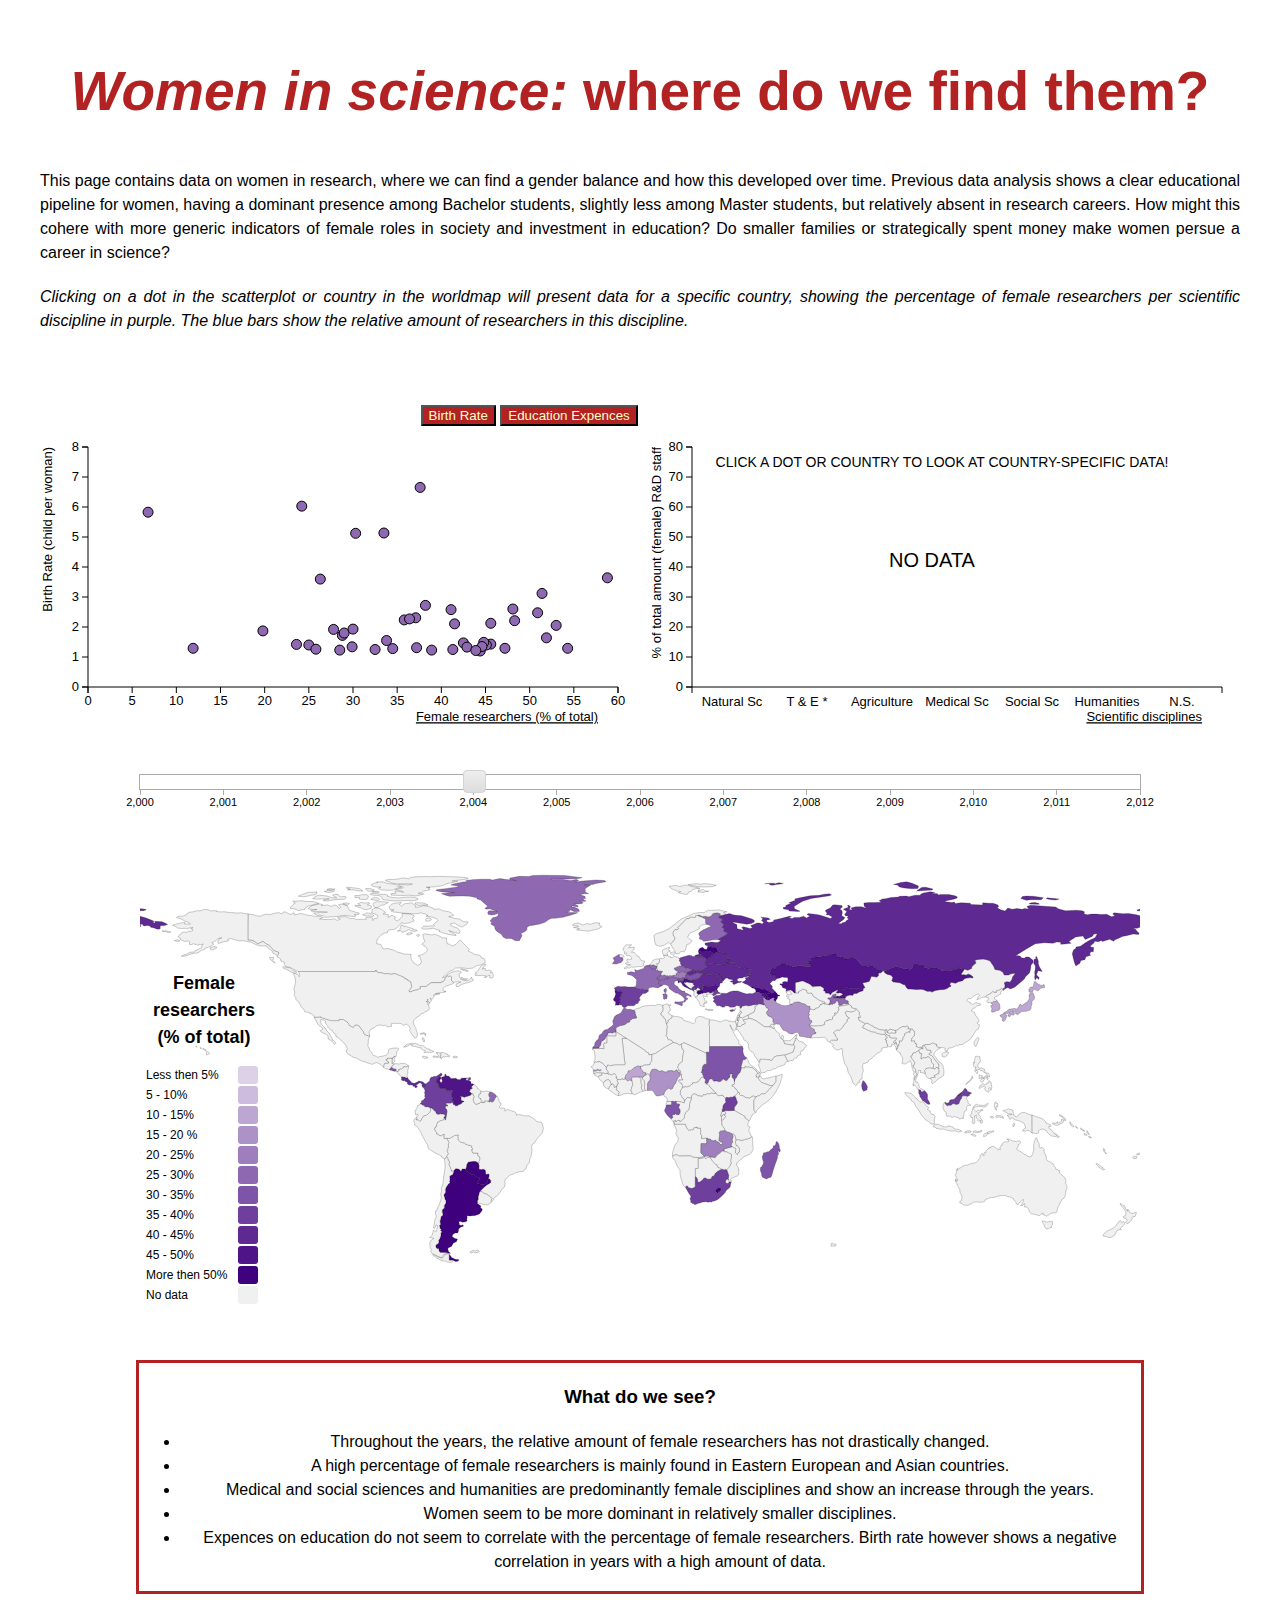
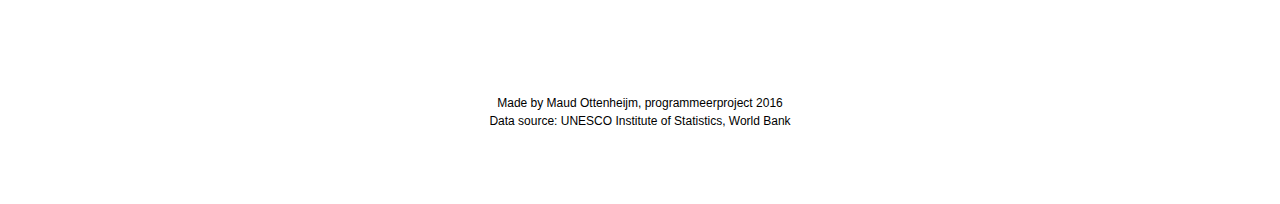
<file: code/index.html>
<!--
	Name: Maud Ottenheijm
	Student nr: 10641785
	
	This file contains HTML code for the homepage of the Datavisualization 'Women in science'.

	Part of final programming project 2016.
-->

<!DOCTYPE html>

<html>
	<head>
	<meta charset="utf-8">
		<link rel="stylesheet" href="libs/d3.slider.css" /> 
		<link rel="stylesheet" href="libs/WomenInScience.css" /> 
		<script src="libs/d3.js"></script>
		<script src="libs/topojson.min.js"></script>
		<script src="libs/datamaps.all.js"></script>
		<script src="libs/countrycodes.js"></script>
		<script src="libs/d3.slider.js"></script>
		<script src="libs/d3.tip.v0.6.3.js"></script>
	</head>
	<body>
	<h1><span>Women in science: </span>where do we find them?</h1>
			<p>This page contains data on women in research, where we can find a gender balance and how this developed over time. 
			Previous data analysis shows a clear educational pipeline for women, having a dominant presence among Bachelor students, 
			slightly less among Master students, but relatively absent in research careers. How might this cohere with more generic 
			indicators of female roles in society and investment in education? Do smaller families or strategically spent money make 
			women persue a career in science?</p>
			<p 	style="font-style: italic">Clicking on a dot in the scatterplot or country in the worldmap will present data for a specific country, showing the percentage
			of female researchers per scientific discipline in purple. The blue bars show the relative amount of researchers in this discipline.</p>
				
				<div class="container" id="scatterplot">
				
					<div class="button-wrap">	
						<button id="button-1" type="button" onclick="createScatterplot(selectedYear, &quot;birth_rate&quot;)">Birth Rate</button>
						<button id="button-2" type="button" onclick="createScatterplot(selectedYear, &quot;expences_education&quot;)">Education Expences</button>
					</div>
					
					<div id="graph"></div>
				</div>
				
				<div class="container" id="barchart"></div>
				<div id="slider"></div>
				<div id="worldmap"></div>
			<div id="text-block"><h3>What do we see?</h3>
				<ul>
				<li>Throughout the years, the relative amount of female researchers has not drastically changed.</li>
				<li>A high percentage of female researchers is mainly found in Eastern European and Asian countries.</li>
				<li>Medical and social sciences and humanities are predominantly female disciplines and show an increase through the years.</li>
				<li>Women seem to be more dominant in relatively smaller disciplines.</li>
				<li>Expences on education do not seem to correlate with the percentage of female researchers. Birth rate however shows a negative
				correlation in years with a high amount of data.</li></ul>
			</div>
				<div id="page-info">Made by Maud Ottenheijm, programmeerproject 2016<br/>
				Data source: UNESCO Institute of Statistics, World Bank</div>
	</body>
	<script src="../data/data_all.js" defer></script>
	<script src="barchart.js" defer></script>
	<script src="scatterplot.js" defer></script>
	<script src="worldmap.js" defer></script>
	<script src="index.js" defer></script>
</html>
</file>
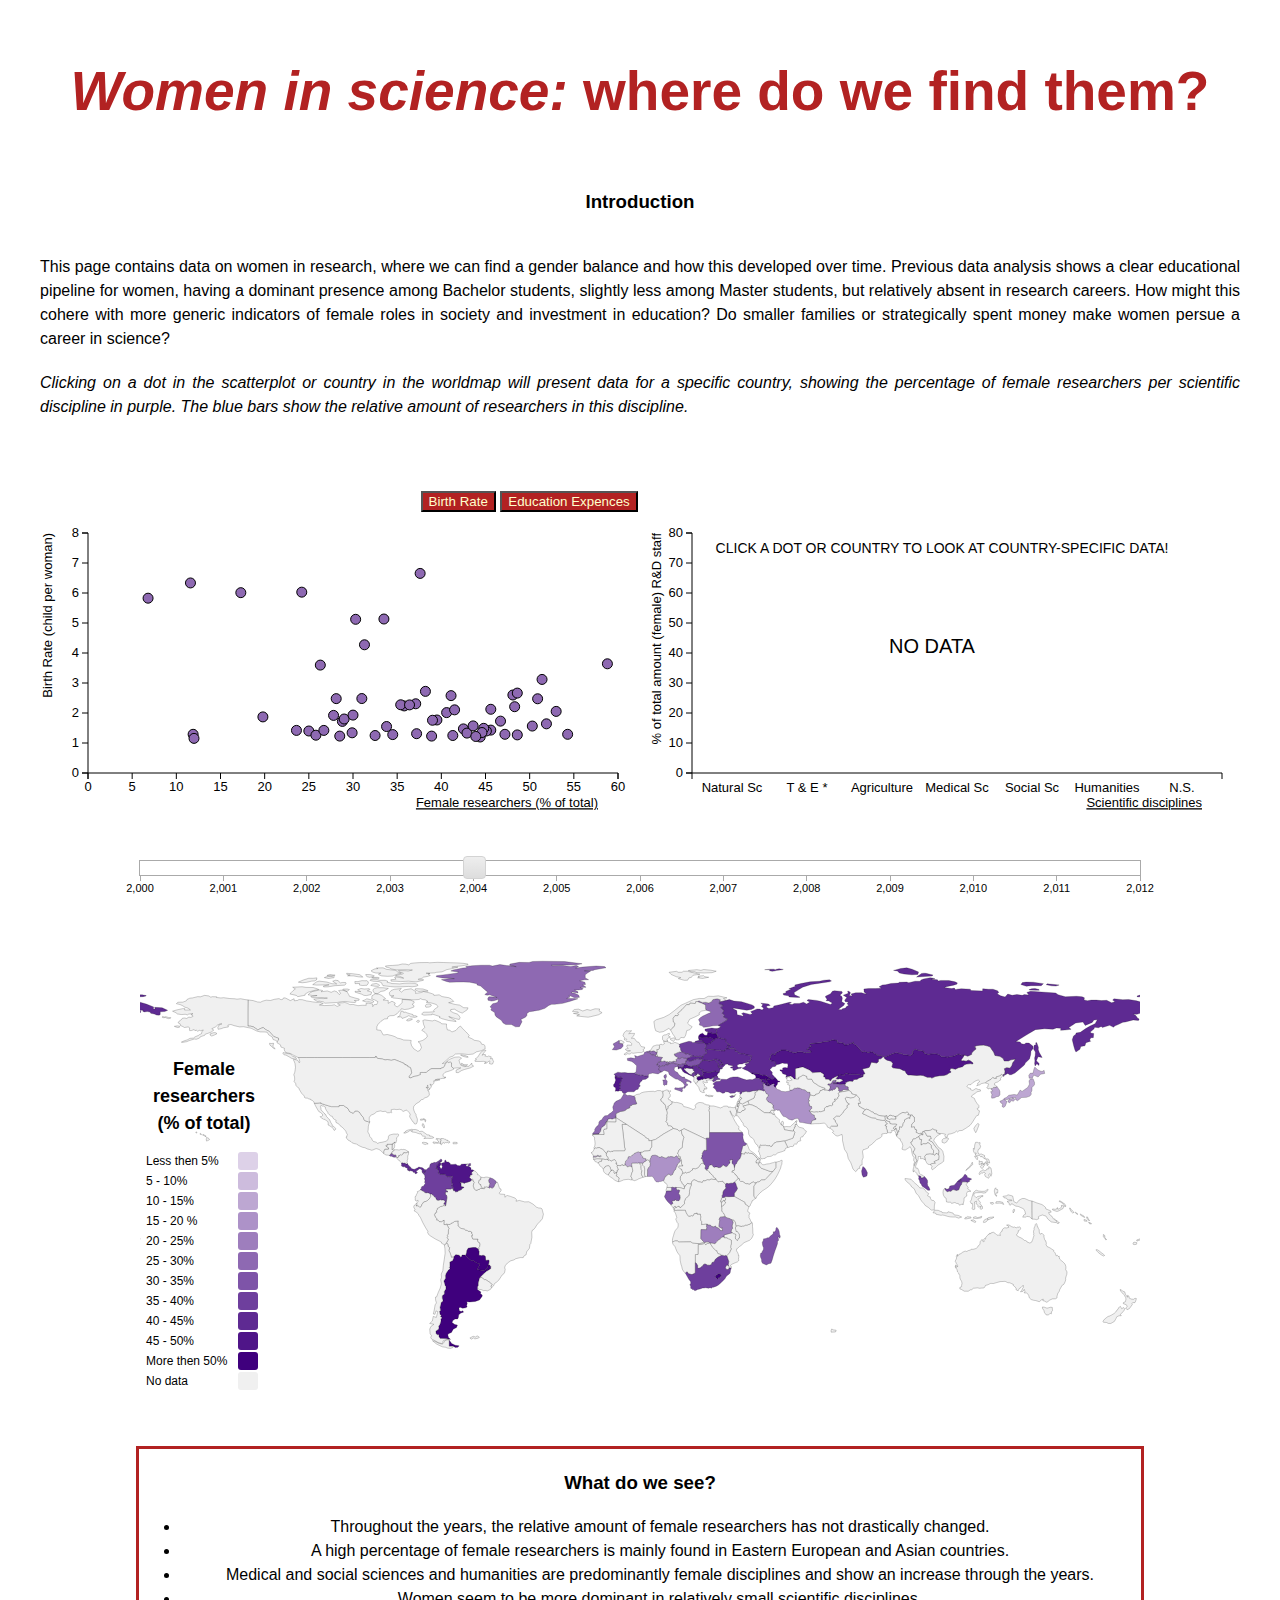
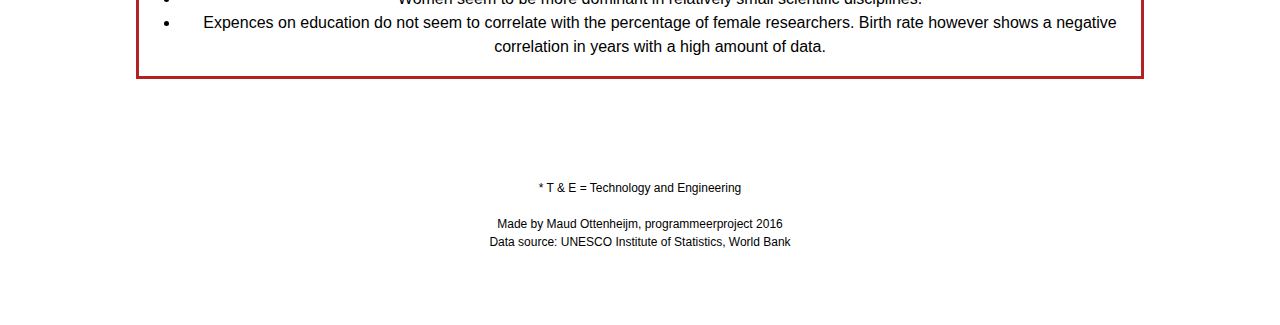
<file: WomenInScience/index.html>
<!--
	Name: Maud Ottenheijm
	Student nr: 10641785
	
	This file contains HTML code for infograph 'Women in science'. 
	Data from UNESCO Institute of Statistics and World Bank.

	Part of final programming project 2016.
-->

<!DOCTYPE html>

<html>
	<head>
	<meta charset="utf-8">
		<link rel="stylesheet" href="css/d3.slider.css" /> 
		<link rel="stylesheet" href="css/WomenInScience.css" /> 
		<script src="libraries/d3.js"></script>
		<script src="libraries/topojson.min.js"></script>
		<script src="libraries/datamaps.all.js"></script>
		<script src="libraries/countrycodes.js"></script>
		<script src="libraries/d3.slider.js"></script>
		<script src="libraries/d3.tip.v0.6.3.js"></script>
	</head>
	
	<body>
		<h1><span>Women in science: </span>where do we find them?</h1>
			<h3>Introduction</h3><p>This page contains data on women in research, where we can find a gender balance and how this developed over time. 
			Previous data analysis shows a clear educational pipeline for women, having a dominant presence among Bachelor students, 
			slightly less among Master students, but relatively absent in research careers. How might this cohere with more generic 
			indicators of female roles in society and investment in education? Do smaller families or strategically spent money make 
			women persue a career in science?</p>
			<p 	style="font-style: italic">Clicking on a dot in the scatterplot or country in the worldmap will present data for a specific country, showing the percentage
			of female researchers per scientific discipline in purple. The blue bars show the relative amount of researchers in this discipline.</p>
				
				<div class="container" id="scatterplot">
				
					<div class="button-wrap">	
						<button id="button-1" type="button" onclick="createScatterplot(selectedYear, &quot;birth_rate&quot;)">Birth Rate</button>
						<button id="button-2" type="button" onclick="createScatterplot(selectedYear, &quot;expences_education&quot;)">Education Expences</button>
					</div>
					<div id="graph"></div>
				</div>
				
				<div class="container" id="barchart"></div>
				<div id="slider"></div>
				<div id="worldmap"></div>
			
			<div id="text-block"><h3>What do we see?</h3>
				<ul>
				<li>Throughout the years, the relative amount of female researchers has not drastically changed.</li>
				<li>A high percentage of female researchers is mainly found in Eastern European and Asian countries.</li>
				<li>Medical and social sciences and humanities are predominantly female disciplines and show an increase through the years.</li>
				<li>Women seem to be more dominant in relatively small scientific disciplines.</li>
				<li>Expences on education do not seem to correlate with the percentage of female researchers. Birth rate however shows a negative
				correlation in years with a high amount of data.</li></ul>
			</div>
			
			<div id="page-info">* T & E = Technology and Engineering<br/><br/>
			Made by Maud Ottenheijm, programmeerproject 2016<br/>
			Data source: UNESCO Institute of Statistics, World Bank</div>
	</body>
	
	<script src="data/data_all.js" defer></script>
	<script src="javascript/barchart.js" defer></script>
	<script src="javascript/scatterplot.js" defer></script>
	<script src="javascript/worldmap.js" defer></script>
	<script src="javascript/index.js" defer></script>
</html>
</file>
<file: code/libs/d3.slider.css>
.d3-slider {
    position: relative;
    font-family: Verdana,Arial,sans-serif;
    font-size: 1.1em;
    border: 1px solid #aaaaaa;
    z-index: 2;
}

.d3-slider-horizontal {
    height: .8em;
}  

.d3-slider-range {
  background:#2980b9;
  left:0px;
  right:0px;
  height: 0.8em;
  position: absolute;
}

.d3-slider-range-vertical {
  background:#2980b9;
  left:0px;
  right:0px;
  position: absolute;
  top:0;
}

.d3-slider-vertical {
    width: .8em;
    height: 100px;
}      

.d3-slider-handle {
    position: absolute;
    width: 1.2em;
    height: 1.2em;
    border: 1px solid #d3d3d3;
    border-radius: 4px;
    background: #eee;
    background: linear-gradient(to bottom, #eee 0%, #ddd 100%);
    z-index: 3;
}

.d3-slider-handle:hover {
    border: 1px solid #999999;
}

.d3-slider-horizontal .d3-slider-handle {
    top: -.3em;
    margin-left: -.6em;
}

.d3-slider-axis {
    position: relative;
    z-index: 1;    
}

.d3-slider-axis-bottom {
    top: .8em;
}

.d3-slider-axis-right {
    left: .8em;
}

.d3-slider-axis path {
    stroke-width: 0;
    fill: none;
}

.d3-slider-axis line {
    fill: none;
    stroke: #aaa;
    shape-rendering: crispEdges;
}

.d3-slider-axis text {
    font-size: 11px;
}

.d3-slider-vertical .d3-slider-handle {
    left: -.25em;
    margin-left: 0;
    margin-bottom: -.6em;      
}
</file>
<file: code/libs/WomenInScience.css>
body {
	background-color: #FFFFFF;
	text-align: center;
	font-family: "Trebuchet MS", verdana, arial, sans-serif;
	line-height: 1.5;
	margin: 50px 0;
}

/* Texts and titles */
body > * {
	display: inline-block;
}


h1 {
	display: block;
	text-align: center;
	color: firebrick;
	font-size: 55px;
}

h1 span {
	font-style: italic;
}

#text-block {
    border: 3px solid firebrick;
    padding: 1px;
    text-align: center;
	width: 1000px;
	margin-top: 30px;
}

p {
	width: 1200px;
	text-align: justify;
	display: block;
	margin: 20px auto;
}

text {
  fill: black;
  text-anchor: middle;
  font-size: 13px;
}

#page-info {
	display: block;
	padding-top: 100px;
	font-size: 12px;
}

/* Wrappers and buttons */
.button-wrap {
	display: block;
	float: right;
}

button {
	background-color: firebrick;
	color: #FFFFCC;
}

.container {
	display: inline-block;
	width: 600px;
	height: 300px;
	margin-top: 50px;
}

/* Time slider */
#slider {
	display: block;
	width: 1000px;
	margin-left: auto;
	margin-right: auto;
	margin-bottom: 40px;
	margin-top: 40px;
}

/* Datamaps */
#worldmap {
	display: block;
	width: 1000px;
	height: 500px;
	margin-left: auto;
	margin-right: auto;
	position: relative;
}
	
svg.datamap {
	position:relative;
	margin: auto;
}
	
.datamaps-legend {
	width: 120px;
	height: 500px;
	display: inline;
	margin: 35px 0;
}

.datamaps-legend dt {
	float: left;
	margin: 0 3px 2px 2px;
}

.datamaps-legend dd {
	float: right;
	margin: 0 3px 2px 2px;
}

/* Axes */
.axis path,
.axis line {
  fill: none;
  stroke: #000;
}

/* Scatterplot */				
.dot {
	stroke: #000;
	fill: #8e69b2;
}

.dot:hover {
	fill: firebrick;
}

.toolTip {
  line-height: 1;
  font-weight: bold;
  font-size: 15px;
  padding: 8px;
  background: rgba(0, 0, 0, 0.8);
  color: #fff;
  border-radius: 2px;
  text-align: center;
}

.toolTip:after {
  box-sizing: border-box;
  display: inline;
  font-size: 10px;
  width: 100%;
  line-height: 1;
  color: rgba(0, 0, 0, 0.8);
  content: "\25BC";
  position: absolute;
  text-align: center;
}

.toolTip.n:after {
  margin: -1px 0 0 0;
  top: 100%;
  left: 0;
}

/* Barchart */
.nodata {
	stroke-width: 1px;
	stroke: grey;
}

.barTitle {
	margin: auto;
}

.bar:hover {
	stroke: firebrick !important;
	stroke-width: 3px;
}
</file>
<file: WomenInScience/css/d3.slider.css>
.d3-slider {
    position: relative;
    font-family: Verdana,Arial,sans-serif;
    font-size: 1.1em;
    border: 1px solid #aaaaaa;
    z-index: 2;
}

.d3-slider-horizontal {
    height: .8em;
}  

.d3-slider-range {
  background:#2980b9;
  left:0px;
  right:0px;
  height: 0.8em;
  position: absolute;
}

.d3-slider-range-vertical {
  background:#2980b9;
  left:0px;
  right:0px;
  position: absolute;
  top:0;
}

.d3-slider-vertical {
    width: .8em;
    height: 100px;
}      

.d3-slider-handle {
    position: absolute;
    width: 1.2em;
    height: 1.2em;
    border: 1px solid #d3d3d3;
    border-radius: 4px;
    background: #eee;
    background: linear-gradient(to bottom, #eee 0%, #ddd 100%);
    z-index: 3;
}

.d3-slider-handle:hover {
    border: 1px solid #999999;
}

.d3-slider-horizontal .d3-slider-handle {
    top: -.3em;
    margin-left: -.6em;
}

.d3-slider-axis {
    position: relative;
    z-index: 1;    
}

.d3-slider-axis-bottom {
    top: .8em;
}

.d3-slider-axis-right {
    left: .8em;
}

.d3-slider-axis path {
    stroke-width: 0;
    fill: none;
}

.d3-slider-axis line {
    fill: none;
    stroke: #aaa;
    shape-rendering: crispEdges;
}

.d3-slider-axis text {
    font-size: 11px;
}

.d3-slider-vertical .d3-slider-handle {
    left: -.25em;
    margin-left: 0;
    margin-bottom: -.6em;      
}
</file>
<file: WomenInScience/css/WomenInScience.css>
/*
	Name: Maud Ottenheijm
	Student nr: 10641785
	
	This file includes most CSS code for the visualization Women In Science. Not included
	is the CSS code for the slider from library d3.slider, this is included in d3.slider.css.
	
	Part of final programming project 2016.
*/


/* Body */
body {
	background-color: #FFFFFF;
	text-align: center;
	font-family: "Trebuchet MS", verdana, arial, sans-serif;
	line-height: 1.5;
	margin: 50px 0;
}

/* Texts and titles */
body > * {
	display: inline-block;
}

h1 {
	display: block;
	text-align: center;
	color: firebrick;
	font-size: 55px;
}

h1 span {
	font-style: italic;
}

#text-block {
    border: 3px solid firebrick;
    padding: 1px;
    text-align: center;
	width: 1000px;
	margin-top: 30px;
}

p {
	width: 1200px;
	text-align: justify;
	display: block;
	margin: 20px auto;
}

text {
  fill: black;
  text-anchor: middle;
  font-size: 13px;
}

#page-info {
	display: block;
	padding-top: 100px;
	font-size: 12px;
}

/* Wrappers and buttons */
.button-wrap {
	display: block;
	float: right;
}

button {
	background-color: firebrick;
	color: #FFFFCC;
}

.container {
	display: inline-block;
	width: 600px;
	height: 300px;
	margin-top: 50px;
}

/* Axes */
.axis path,
.axis line {
  fill: none;
  stroke: #000;
}

/* Scatterplot */				
.dot {
	stroke: #000;
	fill: #8e69b2;
}

.dot:hover {
	fill: firebrick;
}

.toolTip {
  line-height: 1;
  font-weight: bold;
  font-size: 15px;
  padding: 8px;
  background: rgba(0, 0, 0, 0.8);
  color: #fff;
  border-radius: 2px;
  text-align: center;
}

.toolTip:after {
  box-sizing: border-box;
  display: inline;
  font-size: 10px;
  width: 100%;
  line-height: 1;
  color: rgba(0, 0, 0, 0.8);
  content: "\25BC";
  position: absolute;
  text-align: center;
}

.toolTip.n:after {
  margin: -1px 0 0 0;
  top: 100%;
  left: 0;
}

/* Barchart */
.nodata {
	stroke-width: 1px;
	stroke: grey;
}

.barTitle {
	margin: auto;
}

.bar:hover {
	stroke: firebrick !important;
	stroke-width: 3px;
}

/* Time slider */
#slider {
	display: block;
	width: 1000px;
	margin-left: auto;
	margin-right: auto;
	margin-bottom: 40px;
	margin-top: 40px;
}

/* Datamaps */
#worldmap {
	display: block;
	width: 1000px;
	height: 500px;
	margin-left: auto;
	margin-right: auto;
	position: relative;
}
	
svg.datamap {
	position:relative;
	margin: auto;
}
	
.datamaps-legend {
	width: 120px;
	height: 500px;
	display: inline;
	margin: 35px 0;
}

.datamaps-legend dt {
	float: left;
	margin: 0 3px 2px 2px;
}

.datamaps-legend dd {
	float: right;
	margin: 0 3px 2px 2px;
}
</file>
